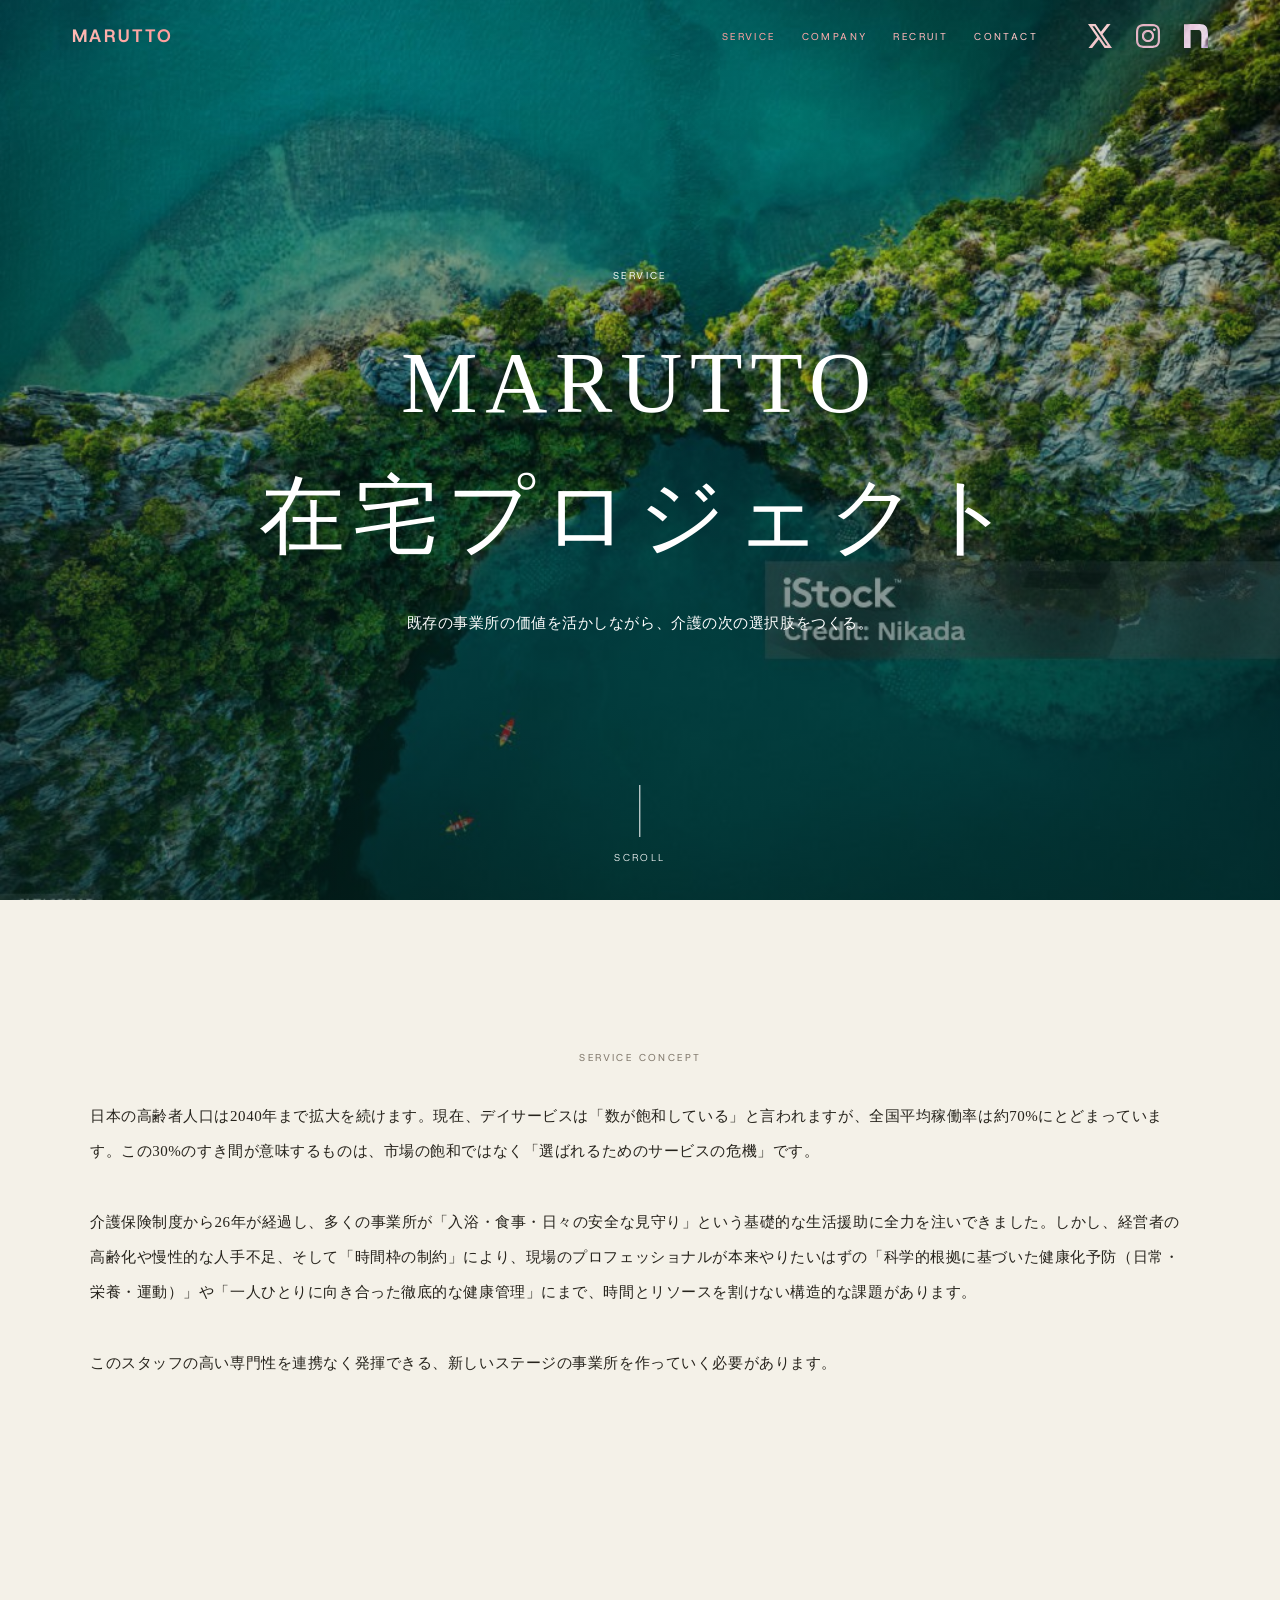
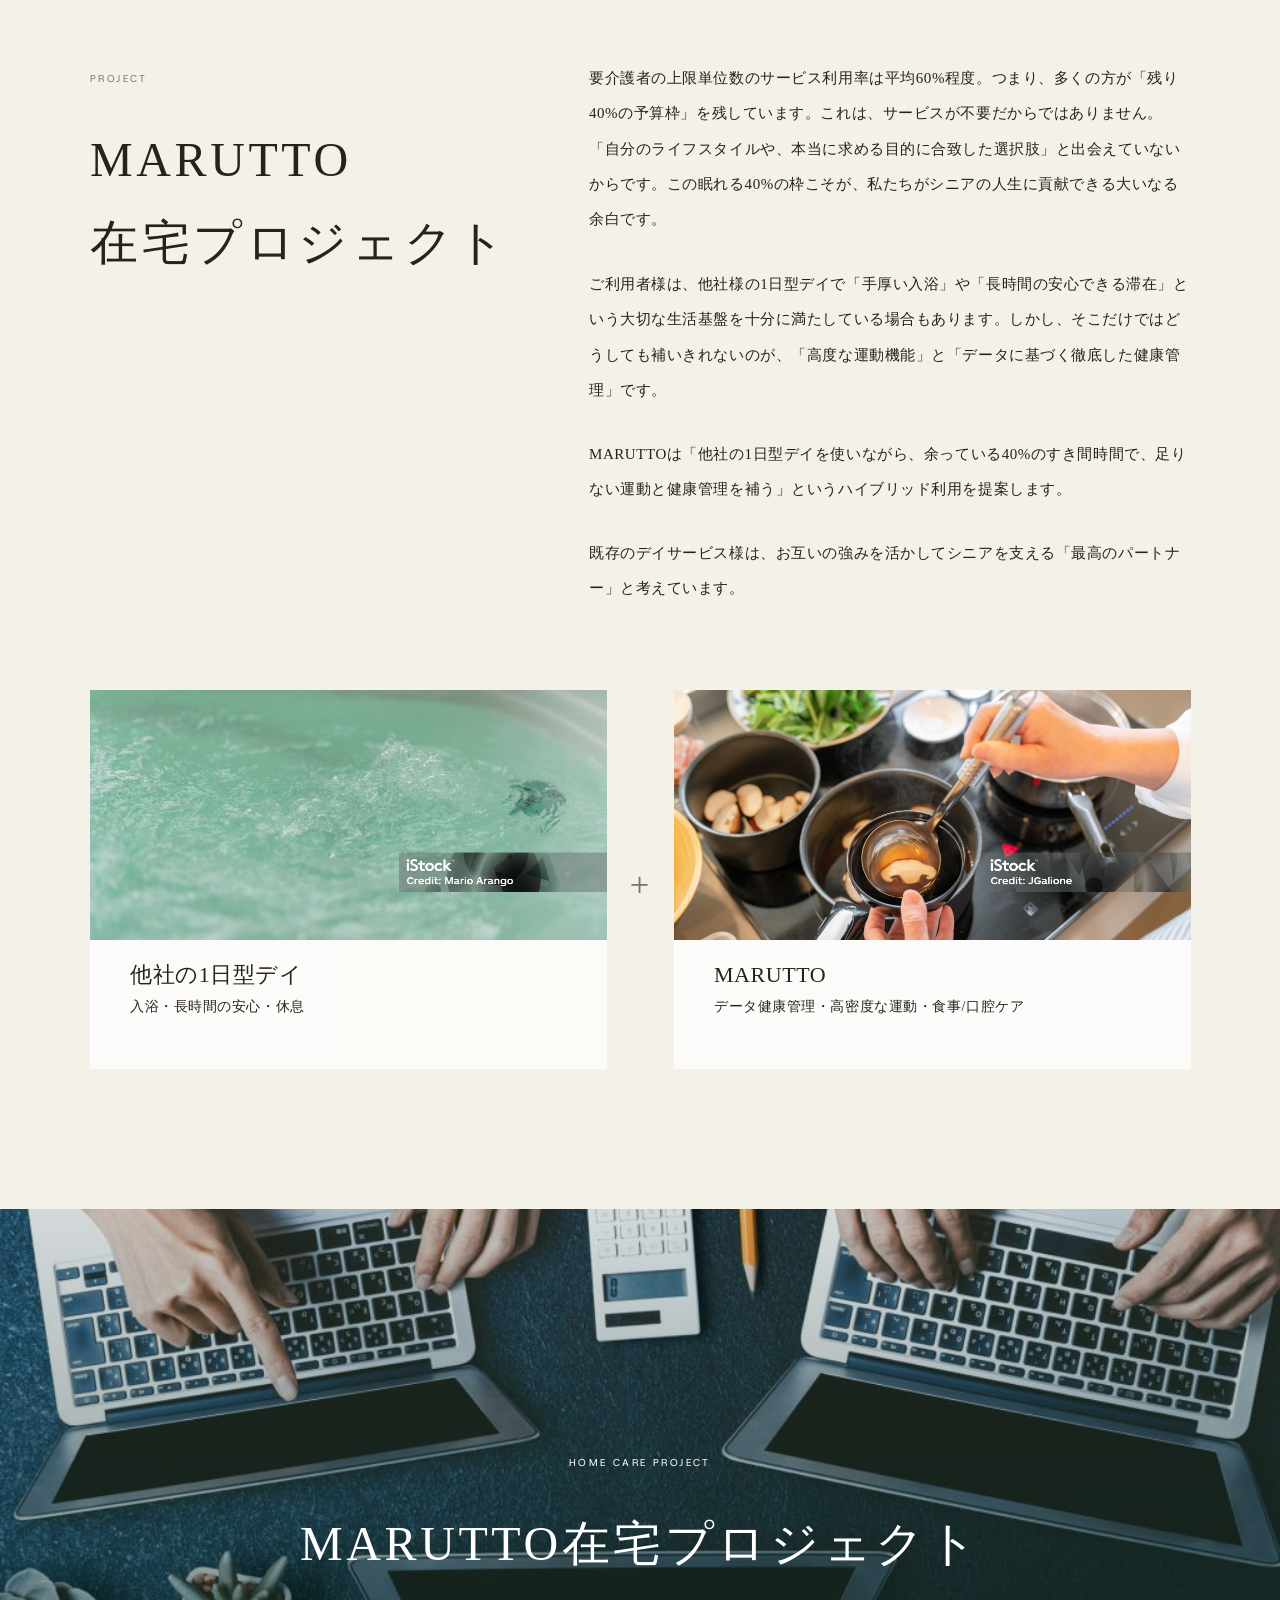
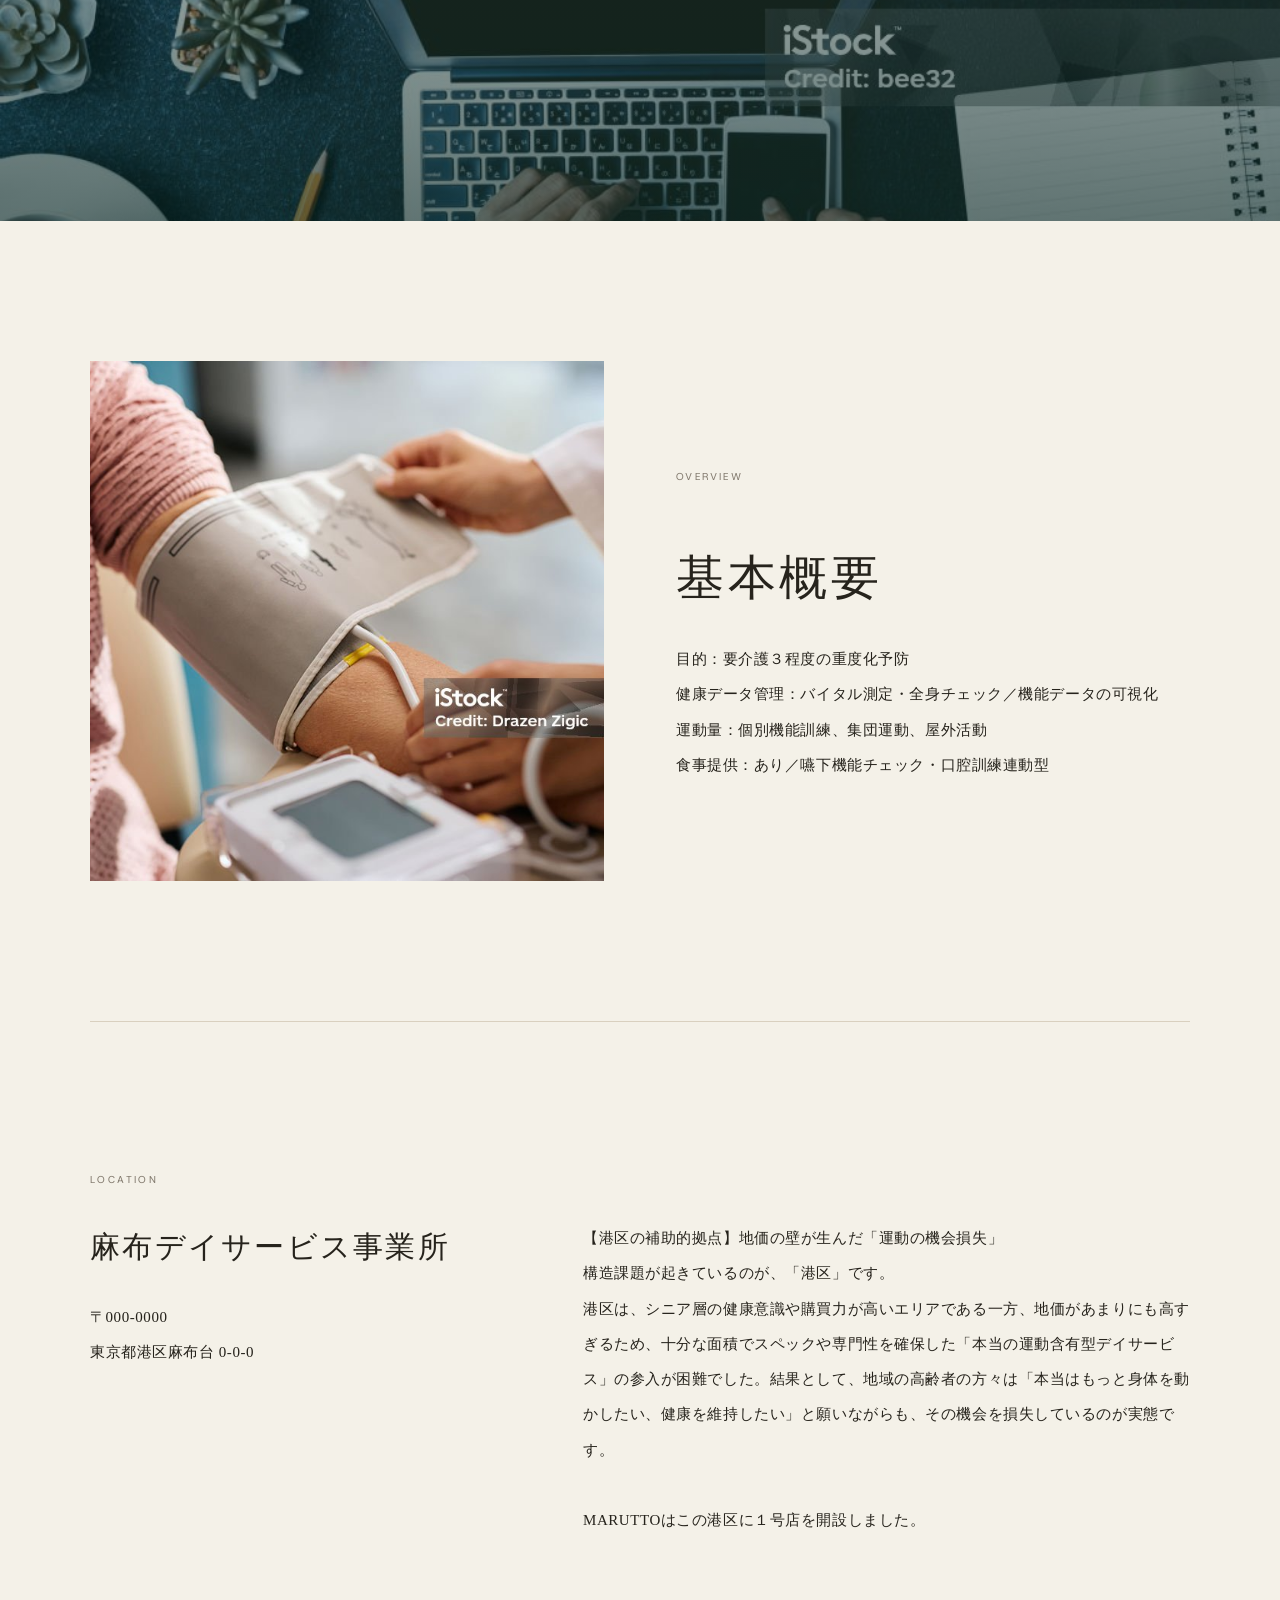
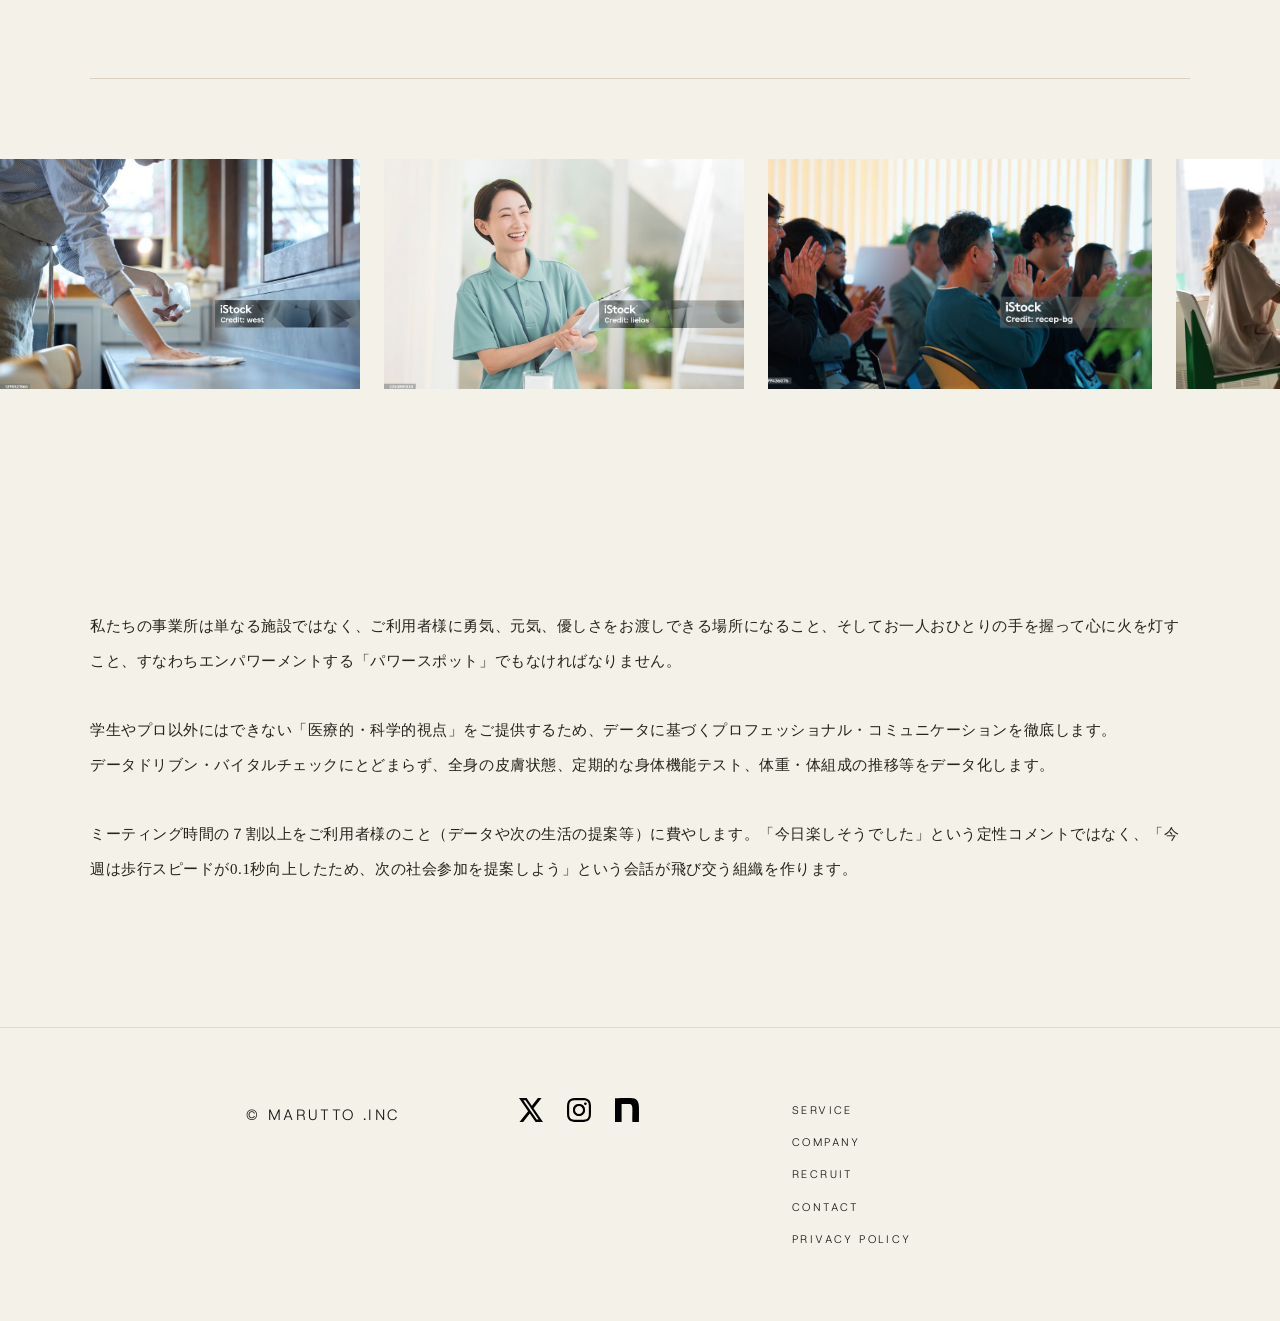
<file: dayservice/index.html>
<!doctype html>
<html lang="ja">
<head>
  <meta charset="utf-8">
  <meta name="viewport" content="width=device-width, initial-scale=1">
  <title>DAYSERVICE | MARUTTO在宅プロジェクト</title>
  <link rel="preconnect" href="https://fonts.googleapis.com">
  <link rel="preconnect" href="https://fonts.gstatic.com" crossorigin>
  <link href="https://fonts.googleapis.com/css2?family=Host+Grotesk:wght@400;700&family=Cormorant+Garamond:wght@400&display=swap" rel="stylesheet">
  <link rel="stylesheet" href="/common/css/base.css">
  <link rel="stylesheet" href="style.css">
  <script src="/common/js/components.js"></script>
</head>
<body>
  <site-header></site-header>

  <main>
    <section class="sv-hero">
      <div class="sv-hero-bg">
        <img src="assets/img/hero-bg.png" alt="">
      </div>
      <div class="sv-hero-filter"></div>
      <div class="sv-hero-copy">
        <p class="kicker kicker-white reveal">SERVICE</p>
        <h1 class="reveal delay-1">MARUTTO<br>在宅プロジェクト</h1>
        <p class="sv-hero-lead reveal delay-2">既存の事業所の価値を活かしながら、介護の次の選択肢をつくる。</p>
      </div>
      <div class="sv-scroll">
        <span></span>SCROLL
      </div>
    </section>

    <section class="sv-intro block">
      <p class="kicker kicker-muted reveal-block">SERVICE CONCEPT</p>
      <p class="sv-intro-text reveal-block d1">日本の高齢者人口は2040年まで拡大を続けます。現在、デイサービスは「数が飽和している」と言われますが、全国平均稼働率は約70%にとどまっています。この30%のすき間が意味するものは、市場の飽和ではなく「選ばれるためのサービスの危機」です。<br><br>介護保険制度から26年が経過し、多くの事業所が「入浴・食事・日々の安全な見守り」という基礎的な生活援助に全力を注いできました。しかし、経営者の高齢化や慢性的な人手不足、そして「時間枠の制約」により、現場のプロフェッショナルが本来やりたいはずの「科学的根拠に基づいた健康化予防（日常・栄養・運動）」や「一人ひとりに向き合った徹底的な健康管理」にまで、時間とリソースを割けない構造的な課題があります。<br><br>このスタッフの高い専門性を連携なく発揮できる、新しいステージの事業所を作っていく必要があります。</p>
    </section>

    <section class="sv-project block">
      <div class="sv-project-grid">
        <div class="sv-project-title reveal-block">
          <p class="kicker kicker-muted">PROJECT</p>
          <h2>MARUTTO<br>在宅プロジェクト</h2>
        </div>
        <div class="sv-project-body">
          <p class="reveal-block d1">要介護者の上限単位数のサービス利用率は平均60%程度。つまり、多くの方が「残り40%の予算枠」を残しています。これは、サービスが不要だからではありません。「自分のライフスタイルや、本当に求める目的に合致した選択肢」と出会えていないからです。この眠れる40%の枠こそが、私たちがシニアの人生に貢献できる大いなる余白です。</p>
          <p class="reveal-block d2">ご利用者様は、他社様の1日型デイで「手厚い入浴」や「長時間の安心できる滞在」という大切な生活基盤を十分に満たしている場合もあります。しかし、そこだけではどうしても補いきれないのが、「高度な運動機能」と「データに基づく徹底した健康管理」です。</p>
          <p class="reveal-block d3">MARUTTOは「他社の1日型デイを使いながら、余っている40%のすき間時間で、足りない運動と健康管理を補う」というハイブリッド利用を提案します。</p>
          <p class="reveal-block d4">既存のデイサービス様は、お互いの強みを活かしてシニアを支える「最高のパートナー」と考えています。</p>
        </div>
      </div>

      <div class="sv-card-grid">
        <article class="program-card reveal-block">
          <div class="card-image"><img src="assets/img/card1.png" alt="ゆったりとくつろぐ湯船"></div>
          <h3>他社の1日型デイ</h3>
          <p>入浴・長時間の安心・休息</p>
        </article>
        <p class="card-plus">+</p>
        <article class="program-card reveal-block d1">
          <div class="card-image"><img src="assets/img/card2.png" alt="食事のケアをする様子"></div>
          <h3>MARUTTO</h3>
          <p>データ健康管理・高密度な運動・食事/口腔ケア</p>
        </article>
      </div>
    </section>

    <section class="sv-photo-band">
      <div class="sv-photo-band-bg">
        <img src="assets/img/photo-band.png" alt="">
      </div>
      <div class="sv-photo-band-copy">
        <p class="kicker kicker-white reveal-block">HOME CARE PROJECT</p>
        <h2 class="reveal-block d1">MARUTTO在宅プロジェクト</h2>
      </div>
    </section>

    <section class="sv-company block">
      <div class="sv-overview-photo reveal-block">
        <img src="assets/img/overview.png" alt="血圧を測定する医師と高齢の患者">
      </div>
      <div class="sv-overview-text">
        <p class="kicker kicker-muted reveal-block d1">OVERVIEW</p>
        <h2 class="reveal-block d2">基本概要</h2>
        <p class="reveal-block d3">目的：要介護３程度の重度化予防<br>健康データ管理：バイタル測定・全身チェック／機能データの可視化<br>運動量：個別機能訓練、集団運動、屋外活動<br>食事提供：あり／嚥下機能チェック・口腔訓練連動型</p>
      </div>
    </section>

    <section class="sv-office block">
      <p class="kicker kicker-muted reveal-block">LOCATION</p>
      <div class="sv-office-grid">
        <div class="sv-office-name reveal-block d1">
          <h2>麻布デイサービス事業所</h2>
          <p>〒000-0000<br>東京都港区麻布台 0-0-0</p>
        </div>
        <div class="sv-office-text reveal-block d2">
          <p>【港区の補助的拠点】地価の壁が生んだ「運動の機会損失」<br>構造課題が起きているのが、「港区」です。<br>港区は、シニア層の健康意識や購買力が高いエリアである一方、地価があまりにも高すぎるため、十分な面積でスペックや専門性を確保した「本当の運動含有型デイサービス」の参入が困難でした。結果として、地域の高齢者の方々は「本当はもっと身体を動かしたい、健康を維持したい」と願いながらも、その機会を損失しているのが実態です。</p>
          <p>MARUTTOはこの港区に１号店を開設しました。</p>
        </div>
      </div>
    </section>

    <section class="sv-gallery reveal-block">
      <div class="sv-gallery-track">
        <div class="sv-gallery-item"><img src="assets/img/gallery1.png" alt="掃除をする女性"></div>
        <div class="sv-gallery-item"><img src="assets/img/gallery2.png" alt="働く女性"></div>
        <div class="sv-gallery-item"><img src="assets/img/gallery3.png" alt="拍手をするビジネスパーソンたち"></div>
        <div class="sv-gallery-item"><img src="assets/img/gallery4.png" alt="施設の様子"></div>
        <div class="sv-gallery-item"><img src="assets/img/gallery5.png" alt="施設の様子"></div>
        <div class="sv-gallery-item" aria-hidden="true"><img src="assets/img/gallery1.png" alt=""></div>
        <div class="sv-gallery-item" aria-hidden="true"><img src="assets/img/gallery2.png" alt=""></div>
        <div class="sv-gallery-item" aria-hidden="true"><img src="assets/img/gallery3.png" alt=""></div>
        <div class="sv-gallery-item" aria-hidden="true"><img src="assets/img/gallery4.png" alt=""></div>
        <div class="sv-gallery-item" aria-hidden="true"><img src="assets/img/gallery5.png" alt=""></div>
      </div>
    </section>

    <section class="sv-closing block">
      <p class="reveal-block">私たちの事業所は単なる施設ではなく、ご利用者様に勇気、元気、優しさをお渡しできる場所になること、そしてお一人おひとりの手を握って心に火を灯すこと、すなわちエンパワーメントする「パワースポット」でもなければなりません。</p>
      <p class="reveal-block d1">学生やプロ以外にはできない「医療的・科学的視点」をご提供するため、データに基づくプロフェッショナル・コミュニケーションを徹底します。<br>データドリブン・バイタルチェックにとどまらず、全身の皮膚状態、定期的な身体機能テスト、体重・体組成の推移等をデータ化します。</p>
      <p class="reveal-block d2">ミーティング時間の７割以上をご利用者様のこと（データや次の生活の提案等）に費やします。「今日楽しそうでした」という定性コメントではなく、「今週は歩行スピードが0.1秒向上したため、次の社会参加を提案しよう」という会話が飛び交う組織を作ります。</p>
    </section>
  </main>

  <site-footer></site-footer>

  <script src="/common/js/reveal.js"></script>
</body>
</html>
</file>
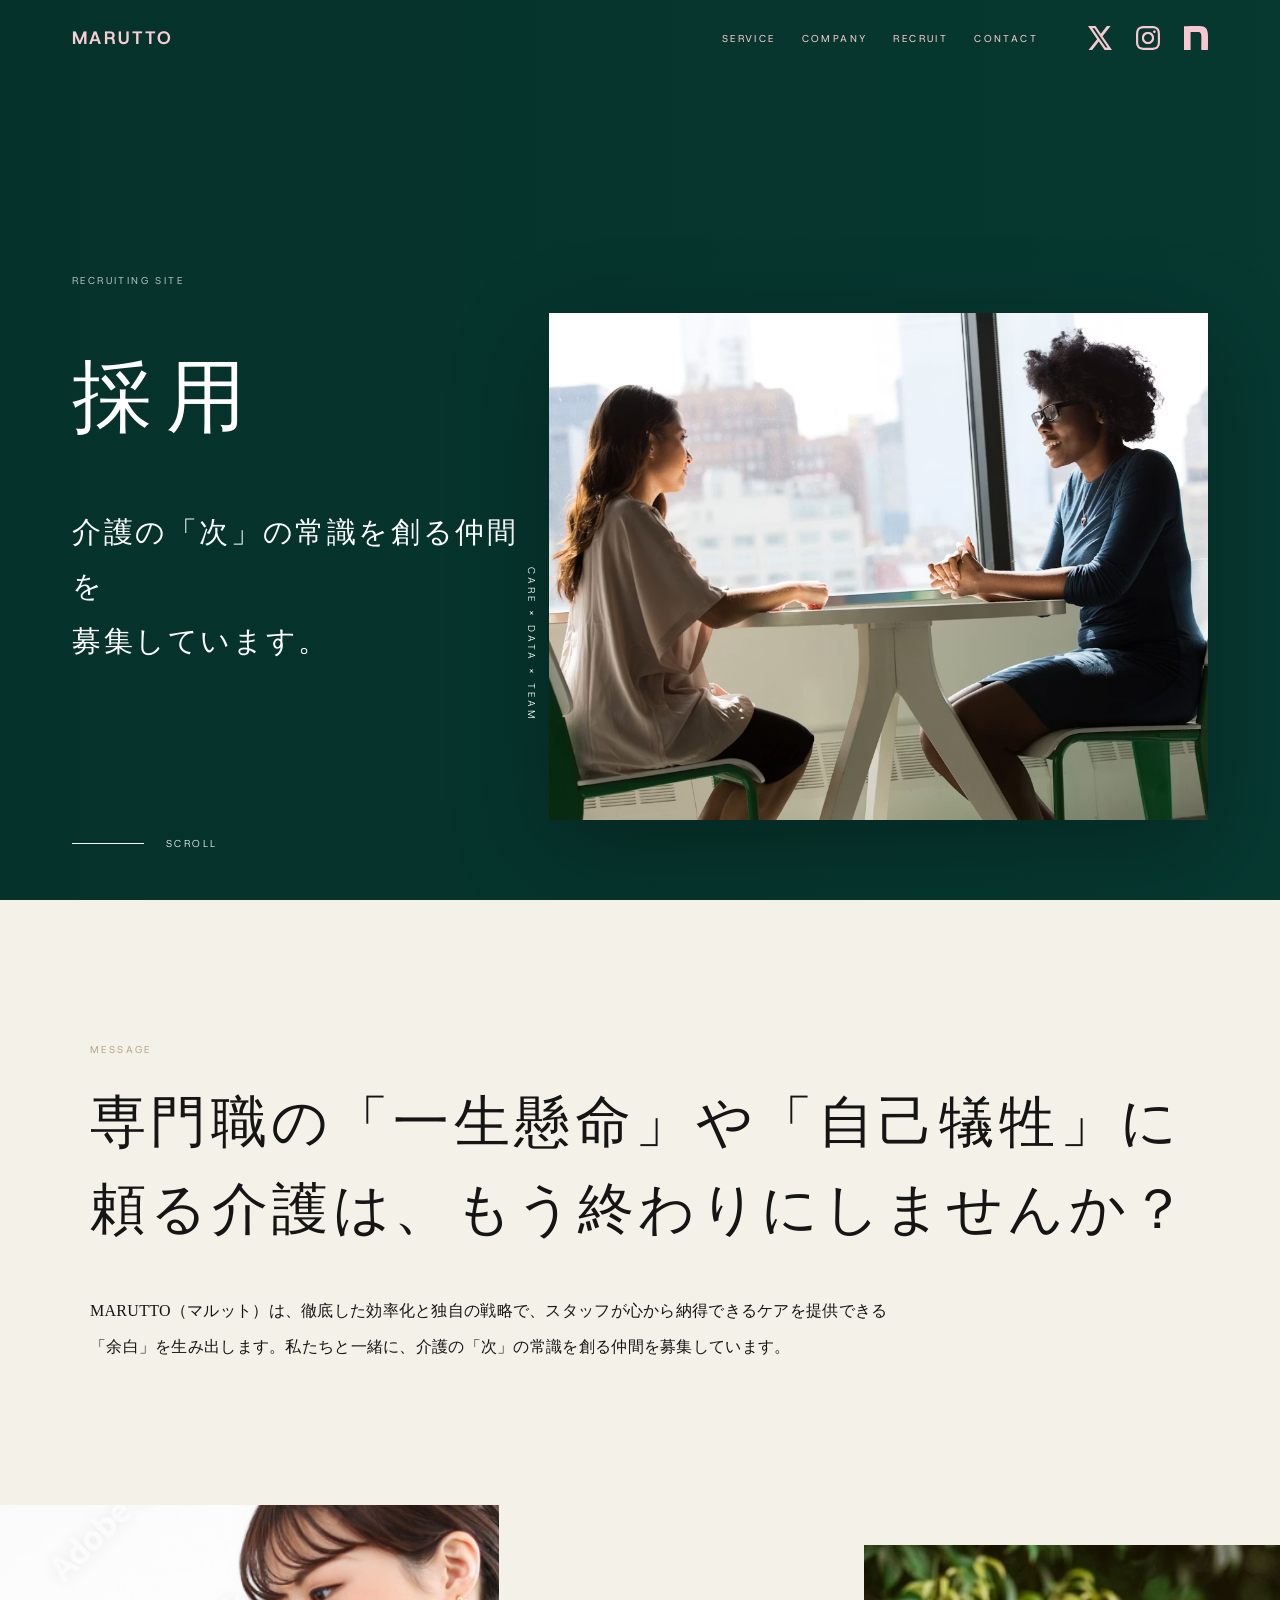
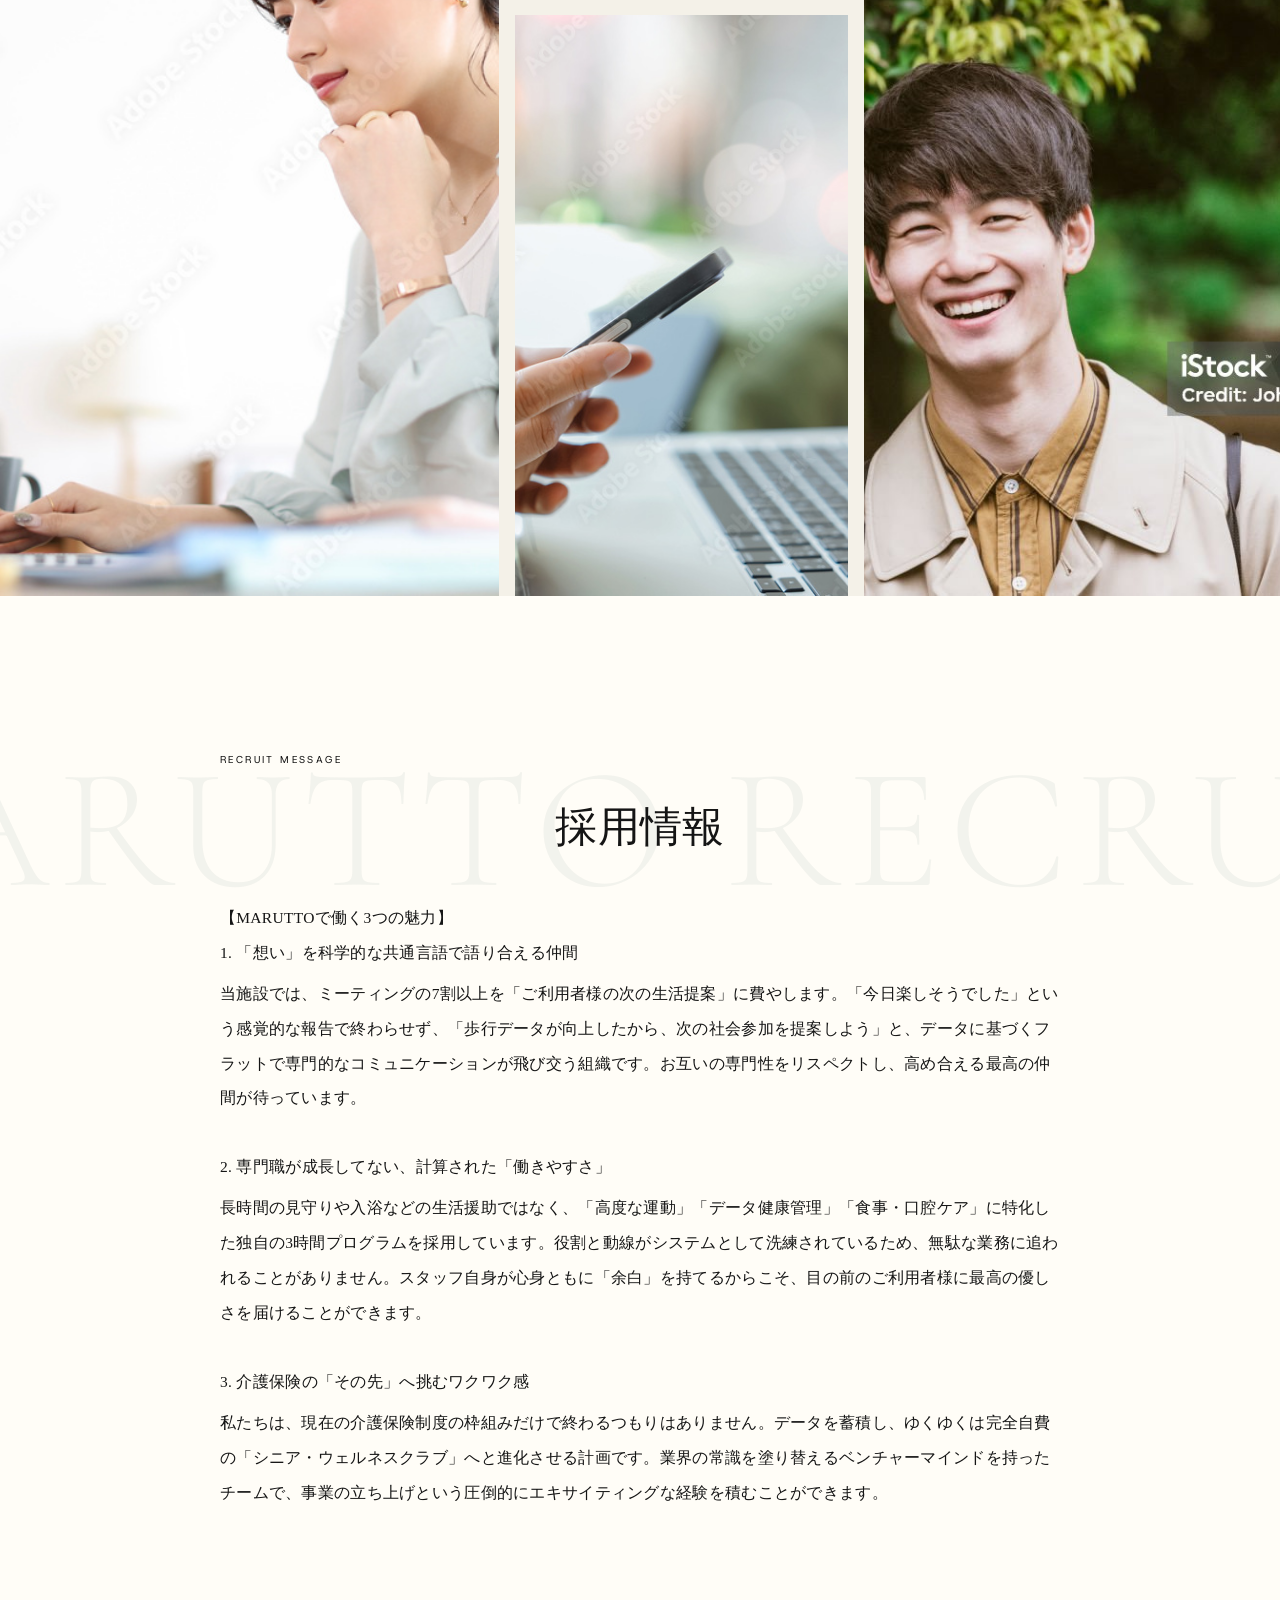
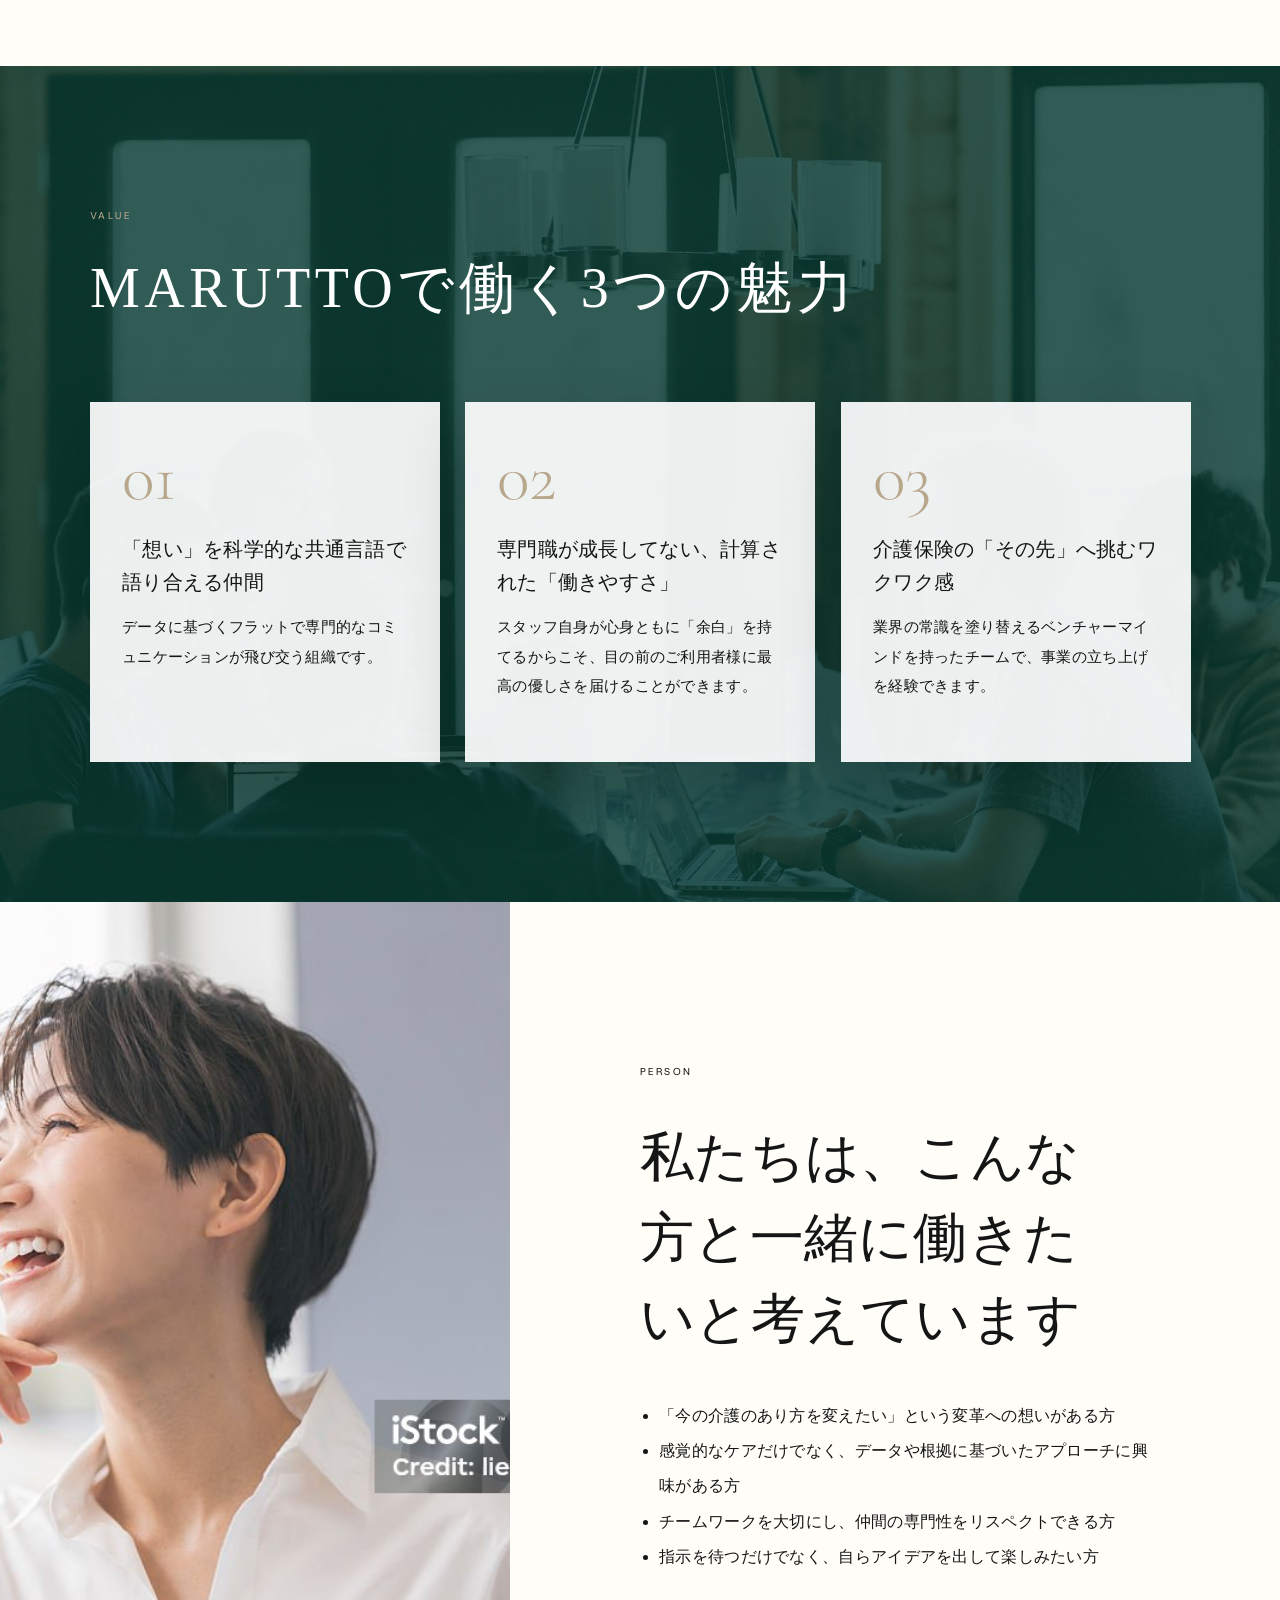
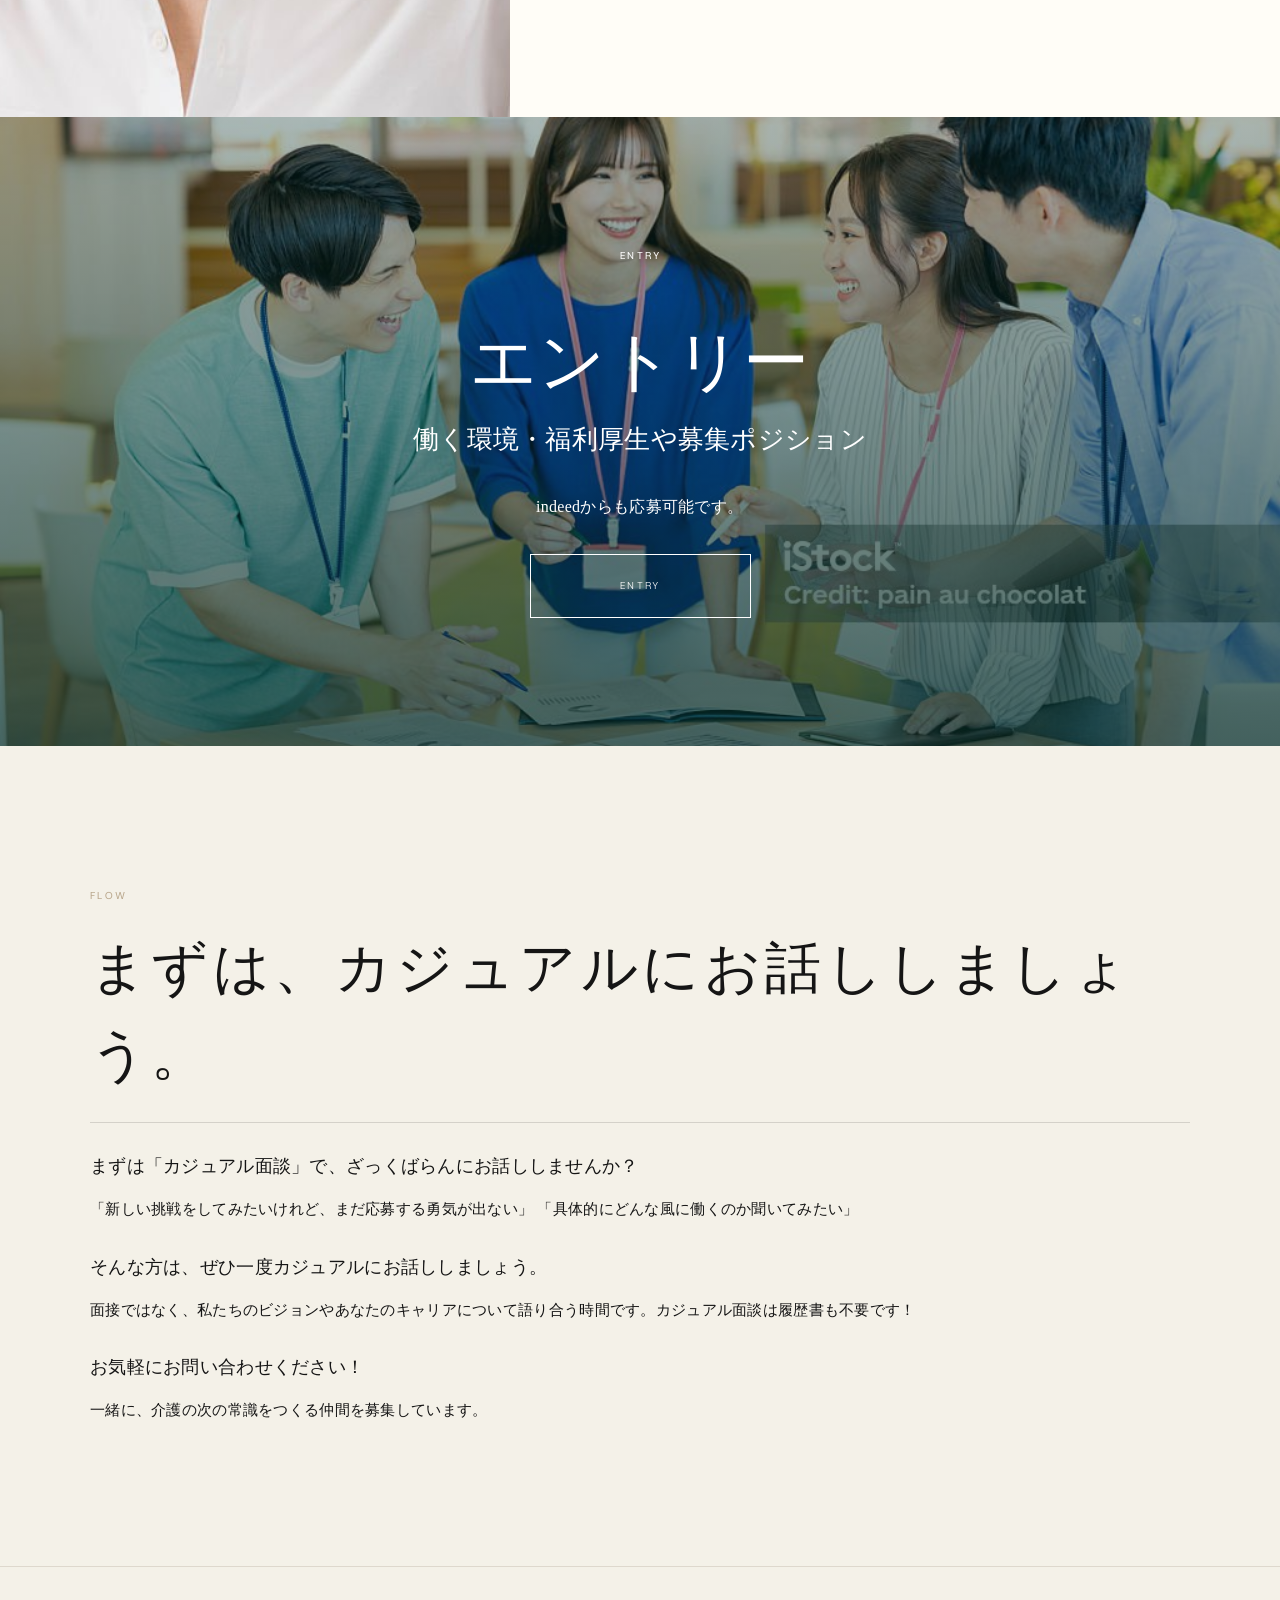
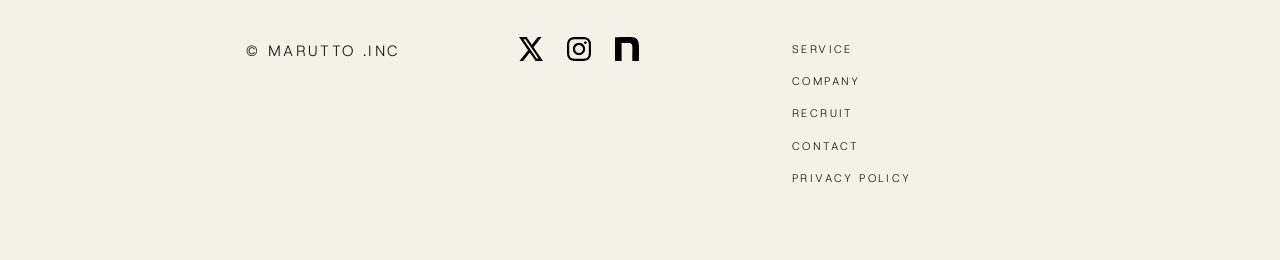
<file: recruit/index.html>
<!doctype html>
<html lang="ja">
<head>
  <meta charset="utf-8">
  <meta name="viewport" content="width=device-width, initial-scale=1">
  <title>採用 | MARUTTO</title>
  <link rel="preconnect" href="https://fonts.googleapis.com">
  <link rel="preconnect" href="https://fonts.gstatic.com" crossorigin>
  <link href="https://fonts.googleapis.com/css2?family=Host+Grotesk:wght@400;700&family=Cormorant+Garamond:wght@400&display=swap" rel="stylesheet">
  <link rel="stylesheet" href="/common/css/base.css">
  <link rel="stylesheet" href="style.css">
  <script src="/common/js/components.js"></script>
</head>
<body>
  <site-header></site-header>

  <main>
    <section class="hero">
      <div class="hero-bg"></div>
      <p class="side-label">RECRUITING SITE</p>
      <div class="hero-copy">
        <p class="kicker reveal">RECRUITING SITE</p>
        <h1 class="reveal delay-1">採用</h1>
        <p class="hero-lead reveal delay-2">介護の「次」の常識を創る仲間を<br>募集しています。</p>
      </div>
      <div class="hero-card reveal delay-2">
        <img src="assets/img/hero.png" alt="窓際のテーブルで対話する2人の女性">
        <p class="care-label">CARE &times; DATA &times; TEAM</p>
      </div>
      <div class="scroll">
        <span></span>SCROLL
      </div>
    </section>

    <section class="message block">
      <p class="kicker reveal-block">MESSAGE</p>
      <h2 class="reveal-block d1">専門職の「一生懸命」や「自己犠牲」に<br>頼る介護は、もう終わりにしませんか？</h2>
      <p class="lead-text reveal-block d2">MARUTTO（マルット）は、徹底した効率化と独自の戦略で、スタッフが心から納得できるケアを提供できる<br>「余白」を生み出します。私たちと一緒に、介護の「次」の常識を創る仲間を募集しています。</p>
    </section>

    <section class="work-scenery">
      <div class="ws-col ws-col1 reveal-block"><img src="assets/img/work1.png" alt="パソコンを見ながら考えごとをする女性"></div>
      <div class="ws-col ws-col2 reveal-block d1"><div class="ws-frame"><img src="assets/img/work2.png" alt="スマートフォンを操作する手元"></div></div>
      <div class="ws-col ws-col3 reveal-block d2"><div class="ws-frame"><img src="assets/img/work3.png" alt="笑顔の男性"></div></div>
    </section>

    <section class="recruit-info">
      <p class="watermark">MARUTTO RECRUIT</p>
      <div class="recruit-info-inner">
        <p class="kicker kicker-ink reveal-block">RECRUIT MESSAGE</p>
        <h2 class="center-title reveal-block d1">採用情報</h2>
        <div class="lead-list">
          <div class="lead-item reveal-block d2">
            <p class="lead-title">【MARUTTOで働く3つの魅力】<br>1. 「想い」を科学的な共通言語で語り合える仲間</p>
            <p>当施設では、ミーティングの7割以上を「ご利用者様の次の生活提案」に費やします。「今日楽しそうでした」という感覚的な報告で終わらせず、「歩行データが向上したから、次の社会参加を提案しよう」と、データに基づくフラットで専門的なコミュニケーションが飛び交う組織です。お互いの専門性をリスペクトし、高め合える最高の仲間が待っています。</p>
          </div>
          <div class="lead-item reveal-block d3">
            <p class="lead-title">2. 専門職が成長してない、計算された「働きやすさ」</p>
            <p>長時間の見守りや入浴などの生活援助ではなく、「高度な運動」「データ健康管理」「食事・口腔ケア」に特化した独自の3時間プログラムを採用しています。役割と動線がシステムとして洗練されているため、無駄な業務に追われることがありません。スタッフ自身が心身ともに「余白」を持てるからこそ、目の前のご利用者様に最高の優しさを届けることができます。</p>
          </div>
          <div class="lead-item reveal-block d4">
            <p class="lead-title">3. 介護保険の「その先」へ挑むワクワク感</p>
            <p>私たちは、現在の介護保険制度の枠組みだけで終わるつもりはありません。データを蓄積し、ゆくゆくは完全自費の「シニア・ウェルネスクラブ」へと進化させる計画です。業界の常識を塗り替えるベンチャーマインドを持ったチームで、事業の立ち上げという圧倒的にエキサイティングな経験を積むことができます。</p>
          </div>
        </div>
      </div>
    </section>

    <section class="value">
      <div class="value-bg"></div>
      <div class="value-inner">
        <p class="kicker reveal-block">VALUE</p>
        <h2 class="reveal-block d1">MARUTTOで働く3つの魅力</h2>
        <div class="value-grid">
          <article class="value-card reveal-block d2">
            <p class="num">01</p>
            <h3>「想い」を科学的な共通言語で語り合える仲間</h3>
            <p>データに基づくフラットで専門的なコミュニケーションが飛び交う組織です。</p>
          </article>
          <article class="value-card reveal-block d3">
            <p class="num">02</p>
            <h3>専門職が成長してない、計算された「働きやすさ」</h3>
            <p>スタッフ自身が心身ともに「余白」を持てるからこそ、目の前のご利用者様に最高の優しさを届けることができます。</p>
          </article>
          <article class="value-card reveal-block d4">
            <p class="num">03</p>
            <h3>介護保険の「その先」へ挑むワクワク感</h3>
            <p>業界の常識を塗り替えるベンチャーマインドを持ったチームで、事業の立ち上げを経験できます。</p>
          </article>
        </div>
      </div>
    </section>

    <section class="person">
      <div class="person-photo reveal-block">
        <img src="assets/img/person.png" alt="笑顔の女性">
      </div>
      <div class="person-text">
        <p class="kicker kicker-ink reveal-block d1">PERSON</p>
        <h2 class="reveal-block d2">私たちは、こんな<br>方と一緒に働きた<br>いと考えています</h2>
        <ul class="reveal-block d3">
          <li>「今の介護のあり方を変えたい」という変革への想いがある方</li>
          <li>感覚的なケアだけでなく、データや根拠に基づいたアプローチに興味がある方</li>
          <li>チームワークを大切にし、仲間の専門性をリスペクトできる方</li>
          <li>指示を待つだけでなく、自らアイデアを出して楽しみたい方</li>
        </ul>
      </div>
    </section>

    <section class="entry">
      <div class="entry-bg"></div>
      <div class="entry-inner">
        <p class="kicker kicker-white reveal-block">ENTRY</p>
        <h2 class="reveal-block d1">エントリー</h2>
        <p class="entry-sub reveal-block d1">働く環境・福利厚生や募集ポジション</p>
        <p class="entry-note reveal-block d2">indeedからも応募可能です。</p>
        <a href="#" class="entry-btn reveal-block d3">ENTRY</a>
      </div>
    </section>

    <section class="flow block">
      <p class="kicker reveal-block">FLOW</p>
      <h2 class="reveal-block d1">まずは、カジュアルにお話ししましょう。</h2>
      <div class="flow-list">
        <div class="flow-item reveal-block d2">
          <h3>まずは「カジュアル面談」で、ざっくばらんにお話ししませんか？</h3>
          <p>「新しい挑戦をしてみたいけれど、まだ応募する勇気が出ない」 「具体的にどんな風に働くのか聞いてみたい」</p>
        </div>
        <div class="flow-item reveal-block d3">
          <h3>そんな方は、ぜひ一度カジュアルにお話ししましょう。</h3>
          <p>面接ではなく、私たちのビジョンやあなたのキャリアについて語り合う時間です。カジュアル面談は履歴書も不要です！</p>
        </div>
        <div class="flow-item reveal-block d4">
          <h3>お気軽にお問い合わせください！</h3>
          <p>一緒に、介護の次の常識をつくる仲間を募集しています。</p>
        </div>
      </div>
    </section>
  </main>

  <site-footer></site-footer>

  <script src="/common/js/reveal.js"></script>
</body>
</html>
</file>
<file: common/css/base.css>
/*
  Shared base styles for the MARUTTO site.
  Contains: reset, shared design tokens, global typography defaults,
  the site header/footer components, and the scroll-reveal animation system.
  Page-specific layout (hero, sections, etc.) lives in each page's own style.css.
*/

* {
  box-sizing: border-box;
}

:root {
  --green: #073d34;
  --base: #f4f1e8;
  --paper: #fffdf7;
  --ink: #191919;
  --ink7: #151515;
  --sand: #b9a78c;
  --line: #ded8cd;
  --line-14: rgba(20, 20, 20, 0.14);
}

html {
  scroll-behavior: smooth;
}

body {
  margin: 0;
  background: var(--base);
  font-family: "Hiragino Mincho ProN", "Yu Mincho", YuMincho, serif;
  font-weight: 300;
  letter-spacing: 0.288px;
}

img {
  display: block;
  max-width: 100%;
}

a {
  text-decoration: none;
  color: inherit;
}

.kicker {
  font-family: "Host Grotesk", Arial, sans-serif;
  font-size: 10px;
  font-weight: 400;
  letter-spacing: 2.4px;
  text-transform: uppercase;
  color: var(--sand);
  margin: 0 0 20px;
}
.kicker-ink {
  color: var(--ink7);
}
.kicker-white {
  color: #fff;
  text-align: center;
}

h1, h2, h3, p {
  margin: 0;
}
h1, h2, h3 {
  font-weight: 300;
}

.block {
  margin: 0 auto;
  padding: 140px 0;
}

/* ---- site header ---- */
.site-header {
  position: fixed;
  top: 0;
  left: 0;
  right: 0;
  z-index: 40;
  height: 72px;
  padding: 0 72px;
  display: flex;
  justify-content: space-between;
  align-items: center;
  color: #fff;
  mix-blend-mode: difference;
}
.logo {
  font-family: "Host Grotesk", Arial, sans-serif;
  font-size: 18px;
  font-weight: 700;
  letter-spacing: 2.4px;
  text-transform: uppercase;
}
.nav {
  font-family: "Host Grotesk", Arial, sans-serif;
  display: flex;
  align-items: center;
  gap: 26px;
  font-size: 10px;
  font-weight: 400;
  letter-spacing: 2.4px;
  text-transform: uppercase;
}
.nav-icons {
  display: flex;
  gap: 24px;
  padding-left: 24px;
}
.nav-icons img {
  width: 24px;
  height: 24px;
  filter: brightness(0) invert(1);
}

/* ---- site footer ---- */
.footer {
  border-top: 1px solid var(--line);
  padding: 70px 72px;
  display: flex;
  justify-content: center;
}
.footer-inner {
  width: 789px;
  max-width: 100%;
  display: flex;
  gap: 30px;
}
.footer-copy {
  flex: 1;
  font-family: "Host Grotesk", Arial, sans-serif;
  font-size: 15px;
  letter-spacing: 2.4px;
  text-transform: uppercase;
  color: var(--ink);
}
.footer-icons {
  flex: 1;
  display: flex;
  gap: 24px;
  align-items: flex-start;
}
.footer-icons img {
  width: 24px;
  height: 24px;
}
.footer-nav {
  flex: 1;
  display: flex;
  flex-direction: column;
  gap: 8px;
  font-family: "Host Grotesk", Arial, sans-serif;
  font-size: 11px;
  letter-spacing: 2.4px;
  text-transform: uppercase;
  color: var(--ink);
  line-height: 24.2px;
}

/* ---- scroll-reveal animation system ---- */
.reveal {
  opacity: 0;
  transform: translateY(16px);
  animation: up 1s cubic-bezier(0.22, 1, 0.36, 1) forwards;
}
.delay-1 {
  animation-delay: 0.2s;
}
.delay-2 {
  animation-delay: 0.4s;
}
.reveal-block {
  opacity: 0;
  transform: translateY(22px) scale(0.99);
  transition: opacity 1.15s cubic-bezier(0.16, 1, 0.3, 1), transform 1.15s cubic-bezier(0.16, 1, 0.3, 1);
  will-change: opacity, transform;
}
.reveal-block.d1 {
  transition-delay: 0.1s;
}
.reveal-block.d2 {
  transition-delay: 0.2s;
}
.reveal-block.d3 {
  transition-delay: 0.3s;
}
.reveal-block.d4 {
  transition-delay: 0.4s;
}
.is-visible {
  opacity: 1;
  transform: translateY(0) scale(1);
}
@keyframes up {
  to {
    opacity: 1;
    transform: translateY(0);
  }
}

@media (prefers-reduced-motion: reduce) {
  .reveal,
  .reveal-block {
    animation: none !important;
    transition: none !important;
    opacity: 1 !important;
    transform: none !important;
  }
}

/* ---- shared responsive rules ---- */
@media (max-width: 1000px) {
  .footer-inner {
    flex-direction: column;
    gap: 30px;
  }
}

@media (max-width: 640px) {
  .site-header {
    padding: 0 6vw;
  }
  .nav {
    gap: 14px;
    font-size: 9px;
  }
  .block {
    max-width: 88vw;
    padding: 90px 0;
  }
  h2 {
    font-size: 30px;
    line-height: 1.6;
  }
}
</file>
<file: dayservice/style.css>
/*
  Page-specific styles for /service/. Shared reset, tokens, header, footer
  and the reveal-animation system live in /common/css/base.css.
*/

:root {
  --muted2: #827a6e;
  --ink2: #26231c;
  --line2: #d9d0bf;
  --plus: #7d7465;
}

body {
  color: var(--ink2);
}

.kicker-muted {
  color: var(--muted2);
}

h2 {
  font-size: 48px;
  line-height: 82.56px;
  letter-spacing: 3.6px;
  color: var(--ink2);
}
p {
  font-size: 15px;
  line-height: 35.25px;
  letter-spacing: 0.56px;
  color: var(--ink2);
}

.block {
  width: 1120px;
  max-width: 86vw;
}

/* sv-hero */
.sv-hero {
  position: relative;
  height: 900px;
  display: flex;
  flex-direction: column;
  align-items: center;
  justify-content: center;
  overflow: hidden;
  color: #fff;
}
.sv-hero-bg {
  position: absolute;
  inset: -3.33% 0;
  height: 106.67%;
}
.sv-hero-bg img {
  width: 100%;
  height: 100%;
  object-fit: cover;
}
.sv-hero-filter {
  position: absolute;
  inset: 0;
  background: linear-gradient(to bottom, rgba(3, 34, 30, 0.15), rgba(3, 34, 30, 0.64));
}
.sv-hero-copy {
  position: relative;
  width: 980px;
  max-width: 84vw;
  display: flex;
  flex-direction: column;
  align-items: center;
  gap: 23.2px;
}
.sv-hero-copy .kicker {
  color: #edf4f0;
  text-align: center;
  margin: 0;
}
.sv-hero h1 {
  font-family: "Hiragino Mincho ProN", "Yu Mincho", YuMincho, serif;
  font-size: 86px;
  line-height: 133.3px;
  letter-spacing: 7.74px;
  color: #fff;
  text-align: center;
}
.sv-hero-lead {
  font-size: 15px;
  line-height: 35.25px;
  letter-spacing: 0.56px;
  color: #fff;
  text-align: center;
}
.sv-scroll {
  position: absolute;
  bottom: 36px;
  left: 50%;
  transform: translateX(-50%);
  display: flex;
  flex-direction: column;
  align-items: center;
  gap: 14px;
  font-family: "Host Grotesk", Arial, sans-serif;
  font-size: 10px;
  letter-spacing: 2.4px;
  text-transform: uppercase;
  color: #fff;
}
.sv-scroll span {
  display: block;
  width: 1px;
  height: 52px;
  background: #fff;
}

/* sv-intro */
.sv-intro {
  text-align: center;
}
.sv-intro .kicker {
  text-align: center;
}
.sv-intro-text {
  text-align: left;
  margin-top: 24px;
}

/* sv-project */
.sv-project-grid {
  display: flex;
  gap: 24px;
  align-items: flex-start;
}
.sv-project-title {
  flex: 1;
  position: sticky;
  top: 100px;
}
.sv-project-title h2 {
  margin-top: 22.8px;
}
.sv-project-body {
  width: 601px;
  max-width: 56%;
  display: flex;
  flex-direction: column;
  gap: 29.1px;
}

.sv-card-grid {
  display: flex;
  align-items: center;
  justify-content: center;
  gap: 24px;
  padding-top: 83px;
}
.program-card {
  flex: 1;
  background: rgba(255, 255, 255, 0.72);
  padding-bottom: 48px;
}
.card-image {
  height: 250px;
  overflow: hidden;
}
.card-image img {
  width: 100%;
  height: 100%;
  object-fit: cover;
}
.program-card h3 {
  padding: 16px 0 0 40px;
  font-size: 22px;
  line-height: 37.4px;
  letter-spacing: 0.56px;
  color: var(--ink2);
}
.program-card p {
  padding-left: 40px;
  font-size: 14px;
  line-height: 28px;
}
.card-plus {
  font-family: "Cormorant Garamond", serif;
  font-size: 48px;
  line-height: 48px;
  color: var(--plus);
  margin: 0;
}

/* sv-photo-band */
.sv-photo-band {
  position: relative;
  min-height: 612px;
  display: flex;
  align-items: center;
  justify-content: center;
  overflow: hidden;
  color: #fff;
  padding: 60px 0;
}
.sv-photo-band-bg {
  position: absolute;
  inset: 0;
}
.sv-photo-band-bg img {
  width: 100%;
  height: 100%;
  object-fit: cover;
}
.sv-photo-band-bg::after {
  content: "";
  position: absolute;
  inset: 0;
  background: linear-gradient(to bottom, rgba(3, 34, 30, 0.15), rgba(3, 34, 30, 0.62));
}
.sv-photo-band-copy {
  position: relative;
  width: 684px;
  max-width: 84vw;
  display: flex;
  flex-direction: column;
  align-items: center;
  gap: 23px;
}
.sv-photo-band-copy .kicker {
  text-align: center;
  margin: 0;
}
.sv-photo-band-copy h2 {
  color: #fff;
  text-align: center;
  white-space: nowrap;
}

/* sv-company */
.sv-company {
  display: flex;
  align-items: center;
  gap: 72px;
}
.sv-overview-photo {
  flex: 1;
  height: 520px;
  min-height: 520px;
  overflow: hidden;
}
.sv-overview-photo img {
  width: 100%;
  height: 100%;
  object-fit: cover;
}
.sv-overview-text {
  flex: 1;
  display: flex;
  flex-direction: column;
  gap: 22.8px;
}

/* sv-office */
.sv-office {
  border-top: 1px solid var(--line2);
  border-bottom: 1px solid var(--line2);
}
.sv-office-grid {
  display: grid;
  grid-template-columns: 0.85fr 1.25fr;
  gap: 80px;
  margin-top: 24px;
}
.sv-office-name h2 {
  font-size: 30px;
  line-height: 51.6px;
  letter-spacing: 2.25px;
  margin-bottom: 27.1px;
}
.sv-office-text p {
  margin-bottom: 34.75px;
}
.sv-office-text p:last-child {
  margin-bottom: 0;
}

/* sv-gallery */
.sv-gallery {
  padding: 80px 0;
  overflow: hidden;
}
.sv-gallery-track {
  display: flex;
  gap: 24px;
  width: max-content;
  animation: gallery-scroll 32s linear infinite;
}
.sv-gallery:hover .sv-gallery-track {
  animation-play-state: paused;
}
.sv-gallery-item {
  height: 230px;
  width: 360px;
  flex-shrink: 0;
  overflow: hidden;
}
.sv-gallery-item:nth-child(5n + 3) {
  width: 384px;
}
.sv-gallery-item img {
  width: 100%;
  height: 100%;
  object-fit: cover;
}
@keyframes gallery-scroll {
  from {
    transform: translateX(0);
  }
  to {
    transform: translateX(calc(-1944px));
  }
}
@media (prefers-reduced-motion: reduce) {
  .sv-gallery-track {
    animation: none;
  }
}

/* sv-closing */
.sv-closing {
  display: flex;
  flex-direction: column;
  gap: 33.3px;
}

/* responsive */
@media (max-width: 1000px) {
  .sv-hero h1 {
    font-size: 56px;
    line-height: 1.35;
  }
  .sv-project-grid {
    flex-direction: column;
  }
  .sv-project-title {
    position: static;
  }
  .sv-project-body {
    width: 100%;
    max-width: 100%;
  }
  .sv-card-grid {
    flex-direction: column;
  }
  .card-plus {
    transform: rotate(90deg);
  }
  .sv-company {
    flex-direction: column;
  }
  .sv-overview-photo {
    width: 100%;
    height: 320px;
  }
  .sv-office-grid {
    grid-template-columns: 1fr;
    gap: 40px;
  }
}

@media (max-width: 640px) {
  .sv-hero h1 {
    font-size: 38px;
  }
  .sv-photo-band-copy h2 {
    font-size: 28px;
    white-space: normal;
  }
}
</file>
<file: recruit/style.css>
/*
  Page-specific styles for /recruit/. Shared reset, tokens, header, footer
  and the reveal-animation system live in /common/css/base.css.
*/

body {
  color: var(--ink7);
}

h2 {
  font-size: 56px;
  line-height: 86.8px;
  letter-spacing: 4.48px;
  color: var(--ink7);
}
p {
  font-size: 16px;
  line-height: 1.9;
}

.block {
  width: 1180px;
  max-width: 86vw;
}

/* header override: this page's header is 4px taller than the shared default */
.site-header {
  height: 76px;
}

/* hero */
.hero {
  position: relative;
  height: 900px;
  background: var(--green);
  padding: 120px 72px 80px;
  display: grid;
  grid-template-columns: 1.05fr 0.95fr;
  overflow: hidden;
}
.hero-bg {
  position: absolute;
  inset: -36px -57.6px;
  background: linear-gradient(to right, rgba(2, 30, 26, 0.75), rgba(2, 30, 26, 0.25));
  opacity: 0.5;
}
.side-label {
  position: absolute;
  right: 22px;
  top: 50%;
  transform: translateY(-50%) rotate(90deg);
  transform-origin: center;
  font-family: "Host Grotesk", Arial, sans-serif;
  font-size: 10px;
  letter-spacing: 3px;
  color: rgba(255, 255, 255, 0.55);
  white-space: nowrap;
  margin: 0;
}
.hero-copy {
  position: relative;
  grid-column: 1;
  align-self: center;
  max-width: 880px;
  display: flex;
  flex-direction: column;
  gap: 25px;
}
.hero-copy .kicker {
  color: rgba(255, 255, 255, 0.68);
  margin: 0;
}
.hero h1 {
  font-size: 80px;
  line-height: 164.16px;
  letter-spacing: 13.824px;
  color: #fff;
}
.hero-lead {
  font-size: 28.8px;
  line-height: 54.72px;
  letter-spacing: 2.592px;
  color: #fff;
}
.hero-card {
  position: relative;
  grid-column: 2;
  justify-self: end;
  align-self: end;
  width: 659px;
  max-width: 100%;
  height: 507px;
  box-shadow: 0 28px 90px rgba(0, 0, 0, 0.28);
}
.hero-card img {
  width: 100%;
  height: 100%;
  object-fit: cover;
}
.care-label {
  position: absolute;
  left: -18px;
  top: 50%;
  transform: translateY(-50%) rotate(90deg);
  transform-origin: left center;
  font-family: "Host Grotesk", Arial, sans-serif;
  font-size: 10px;
  letter-spacing: 3px;
  color: #fff;
  white-space: nowrap;
  margin: 0;
}
.scroll {
  position: absolute;
  bottom: 50px;
  left: 72px;
  display: flex;
  align-items: center;
  gap: 22px;
  font-family: "Host Grotesk", Arial, sans-serif;
  font-size: 10px;
  letter-spacing: 2.4px;
  text-transform: uppercase;
  color: #fff;
}
.scroll span {
  display: block;
  width: 72px;
  height: 1px;
  background: #fff;
}

/* message */
.message h2 {
  margin-bottom: 40px;
}
.lead-text {
  font-size: 16px;
  line-height: 36px;
  letter-spacing: 0.288px;
  color: var(--ink7);
}

/* work scenery */
.work-scenery {
  display: grid;
  grid-template-columns: 1.2fr 0.8fr 1fr;
  gap: 16px;
  height: 691.19px;
  width: 100%;
}
.ws-col {
  position: relative;
  overflow: hidden;
}
.ws-col img {
  width: 100%;
  height: 100%;
  object-fit: cover;
}
.ws-col1 {
  align-self: stretch;
}
.ws-col2 {
  padding-top: 110px;
}
.ws-col3 {
  padding-top: 40px;
}
.ws-frame {
  height: 100%;
  overflow: hidden;
}
.ws-frame img {
  height: 100%;
}

/* recruit info */
.recruit-info {
  position: relative;
  overflow: hidden;
  background: var(--paper);
  padding: 154.5px 0 155.5px;
}
.watermark {
  position: absolute;
  left: 50%;
  top: 70px;
  transform: translateX(-50%);
  font-family: "Cormorant Garamond", serif;
  font-size: 172.8px;
  letter-spacing: 8.64px;
  color: rgba(7, 61, 52, 0.05);
  white-space: nowrap;
  margin: 0;
  pointer-events: none;
}
.recruit-info-inner {
  position: relative;
  width: 840px;
  max-width: 86vw;
  margin: 0 auto;
}
.center-title {
  text-align: center;
  font-size: 42px;
  line-height: 77.7px;
  letter-spacing: 0.288px;
  margin-bottom: 34px;
}
.lead-list {
  display: flex;
  flex-direction: column;
  gap: 34.2px;
}
.lead-title {
  font-weight: 400;
}
.lead-list p {
  font-size: 15.5px;
  line-height: 34.88px;
  letter-spacing: 0.288px;
  color: var(--ink7);
  margin-bottom: 6px;
}
.lead-list p:last-child {
  margin-bottom: 0;
}

/* value */
.value {
  position: relative;
  background: var(--green);
  overflow: hidden;
  padding: 140px 0;
}
.value-bg {
  position: absolute;
  inset: -41.49px -72px;
  background: url('assets/img/value-bg.png') center/cover;
  opacity: 0.22;
}
.value-inner {
  position: relative;
  width: 1180px;
  max-width: 86vw;
  margin: 0 auto;
}
.value .kicker {
  color: var(--sand);
}
.value h2 {
  color: #fff;
  margin-bottom: 69.99px;
}
.value-grid {
  display: flex;
  gap: 26px;
}
.value-card {
  flex: 1;
  background: rgba(255, 255, 255, 0.92);
  box-shadow: 0 26px 60px rgba(0, 0, 0, 0.16);
  padding: 42px 32px 48px;
  min-height: 360px;
}
.value-card .num {
  font-family: "Cormorant Garamond", serif;
  font-size: 68px;
  line-height: 68px;
  letter-spacing: 0.288px;
  color: var(--sand);
  margin-bottom: 20.9px;
}
.value-card h3 {
  font-size: 20px;
  line-height: 33px;
  letter-spacing: 0.288px;
  color: var(--ink7);
  margin-bottom: 14px;
}
.value-card p {
  font-size: 14.5px;
  line-height: 29.73px;
  letter-spacing: 0.288px;
  color: var(--ink7);
}

/* person */
.person {
  display: flex;
  background: var(--paper);
  min-height: 815.5px;
}
.person-photo {
  flex: 1;
  overflow: hidden;
}
.person-photo img {
  width: 100%;
  height: 100%;
  object-fit: cover;
}
.person-text {
  flex: 1;
  padding: 116px 129.6px 100px;
  display: flex;
  flex-direction: column;
  gap: 16px;
  justify-content: center;
}
.person-text h2 {
  font-size: 54px;
  line-height: 81px;
  letter-spacing: 0.288px;
  margin-bottom: 22px;
}
.person-text ul {
  list-style: disc;
  margin: 0;
  padding-left: 19.2px;
}
.person-text li {
  font-size: 16px;
  line-height: 35.2px;
  letter-spacing: 0.288px;
  color: var(--ink7);
}

/* entry */
.entry {
  position: relative;
  padding: 128.28px 0;
  display: flex;
  justify-content: center;
  overflow: hidden;
}
.entry-bg {
  position: absolute;
  inset: 0;
  background: linear-gradient(rgba(5, 45, 38, 0.34), rgba(5, 45, 38, 0.72)),
    url('assets/img/entry-bg.png') center/cover;
}
.entry-inner {
  position: relative;
  width: 760px;
  max-width: 86vw;
  display: flex;
  flex-direction: column;
  align-items: center;
  gap: 29.2px;
}
.entry h2 {
  font-size: 66px;
  line-height: 95.7px;
  letter-spacing: 0.288px;
  color: #fff;
  text-align: center;
}
.entry-sub {
  font-size: 26px;
  line-height: 1.6;
  letter-spacing: 0.288px;
  color: #fff;
  text-align: center;
  margin-top: -20px;
}
.entry-note {
  font-size: 16px;
  line-height: 35.2px;
  letter-spacing: 0.288px;
  color: #fff;
  text-align: center;
}
.entry-btn {
  display: inline-flex;
  align-items: center;
  justify-content: center;
  min-width: 220px;
  border: 1px solid #fff;
  padding: 24.3px 88.8px 24.5px;
  font-family: "Host Grotesk", Arial, sans-serif;
  font-size: 10px;
  letter-spacing: 2.4px;
  text-transform: uppercase;
  color: #fff;
}

/* flow */
.flow h2 {
  margin-bottom: 24px;
}
.flow-list {
  border-top: 1px solid var(--line-14);
  padding-top: 27px;
  display: flex;
  flex-direction: column;
  gap: 12px;
}
.flow-item {
  padding-top: 14px;
  display: flex;
  flex-direction: column;
  gap: 12px;
}
.flow-item:first-child {
  padding-top: 0;
}
.flow-item h3 {
  font-size: 18px;
  line-height: 32.4px;
  letter-spacing: 0.288px;
  color: var(--ink7);
}
.flow-item p {
  font-size: 15px;
  line-height: 30px;
  letter-spacing: 0.288px;
  color: var(--ink7);
}

/* responsive */
@media (max-width: 1000px) {
  .hero {
    height: auto;
    grid-template-columns: 1fr;
    gap: 40px;
    padding: 150px 6vw 60px;
  }
  .hero-card {
    grid-column: 1;
    justify-self: stretch;
    width: 100%;
    height: 340px;
  }
  .side-label, .care-label {
    display: none;
  }
  .work-scenery {
    grid-template-columns: 1fr 1fr;
    height: auto;
  }
  .ws-col1 {
    grid-column: 1 / -1;
    height: 300px;
  }
  .ws-col2, .ws-col3 {
    height: 220px;
    padding-top: 0;
  }
  .value-grid {
    flex-direction: column;
  }
  .person {
    flex-direction: column;
  }
  .person-photo {
    height: 320px;
  }
  .person-text {
    padding: 60px 8vw;
  }
}

@media (max-width: 640px) {
  .hero h1 {
    font-size: 52px;
    line-height: 1.2;
  }
  .hero-lead {
    font-size: 20px;
    line-height: 1.7;
  }
  .entry h2 {
    font-size: 40px;
    line-height: 1.3;
  }
  .entry-sub {
    font-size: 18px;
    margin-top: 0;
  }
  .person-text h2 {
    font-size: 32px;
    line-height: 1.5;
  }
}
</file>
